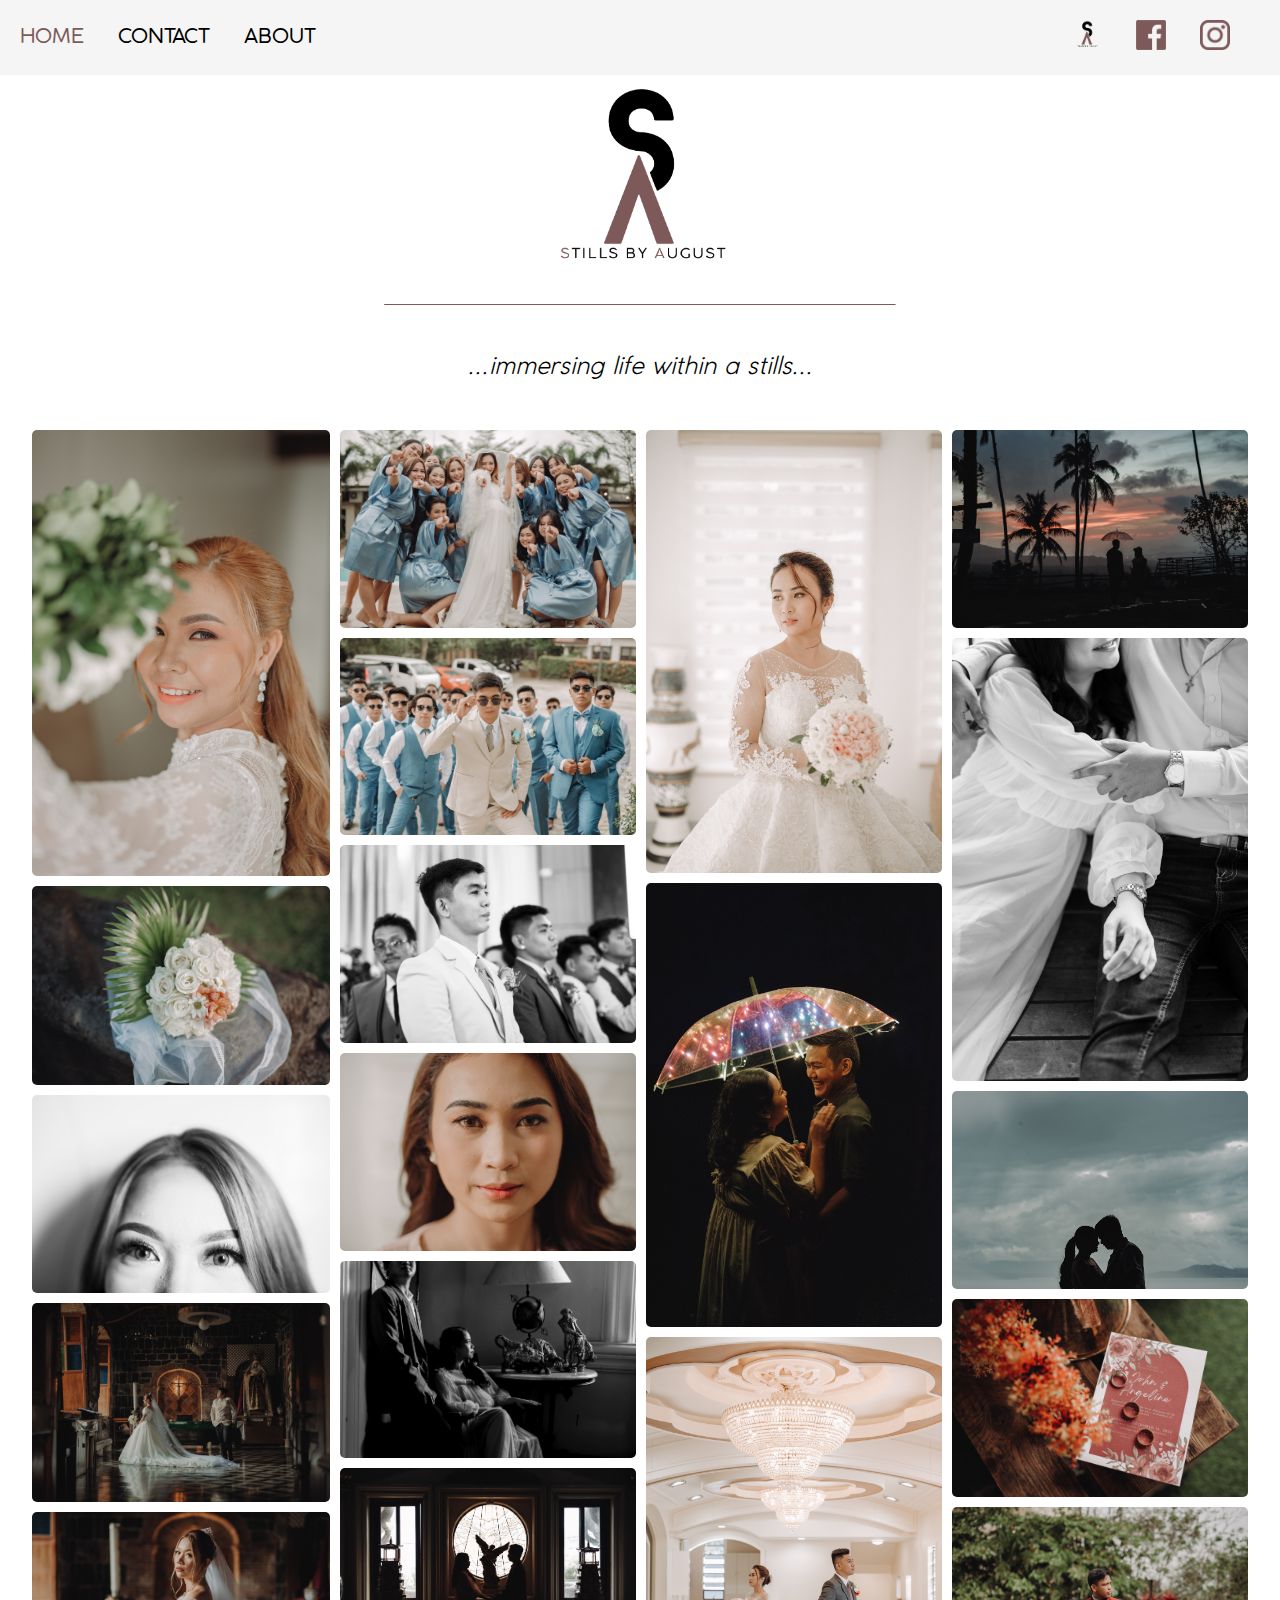
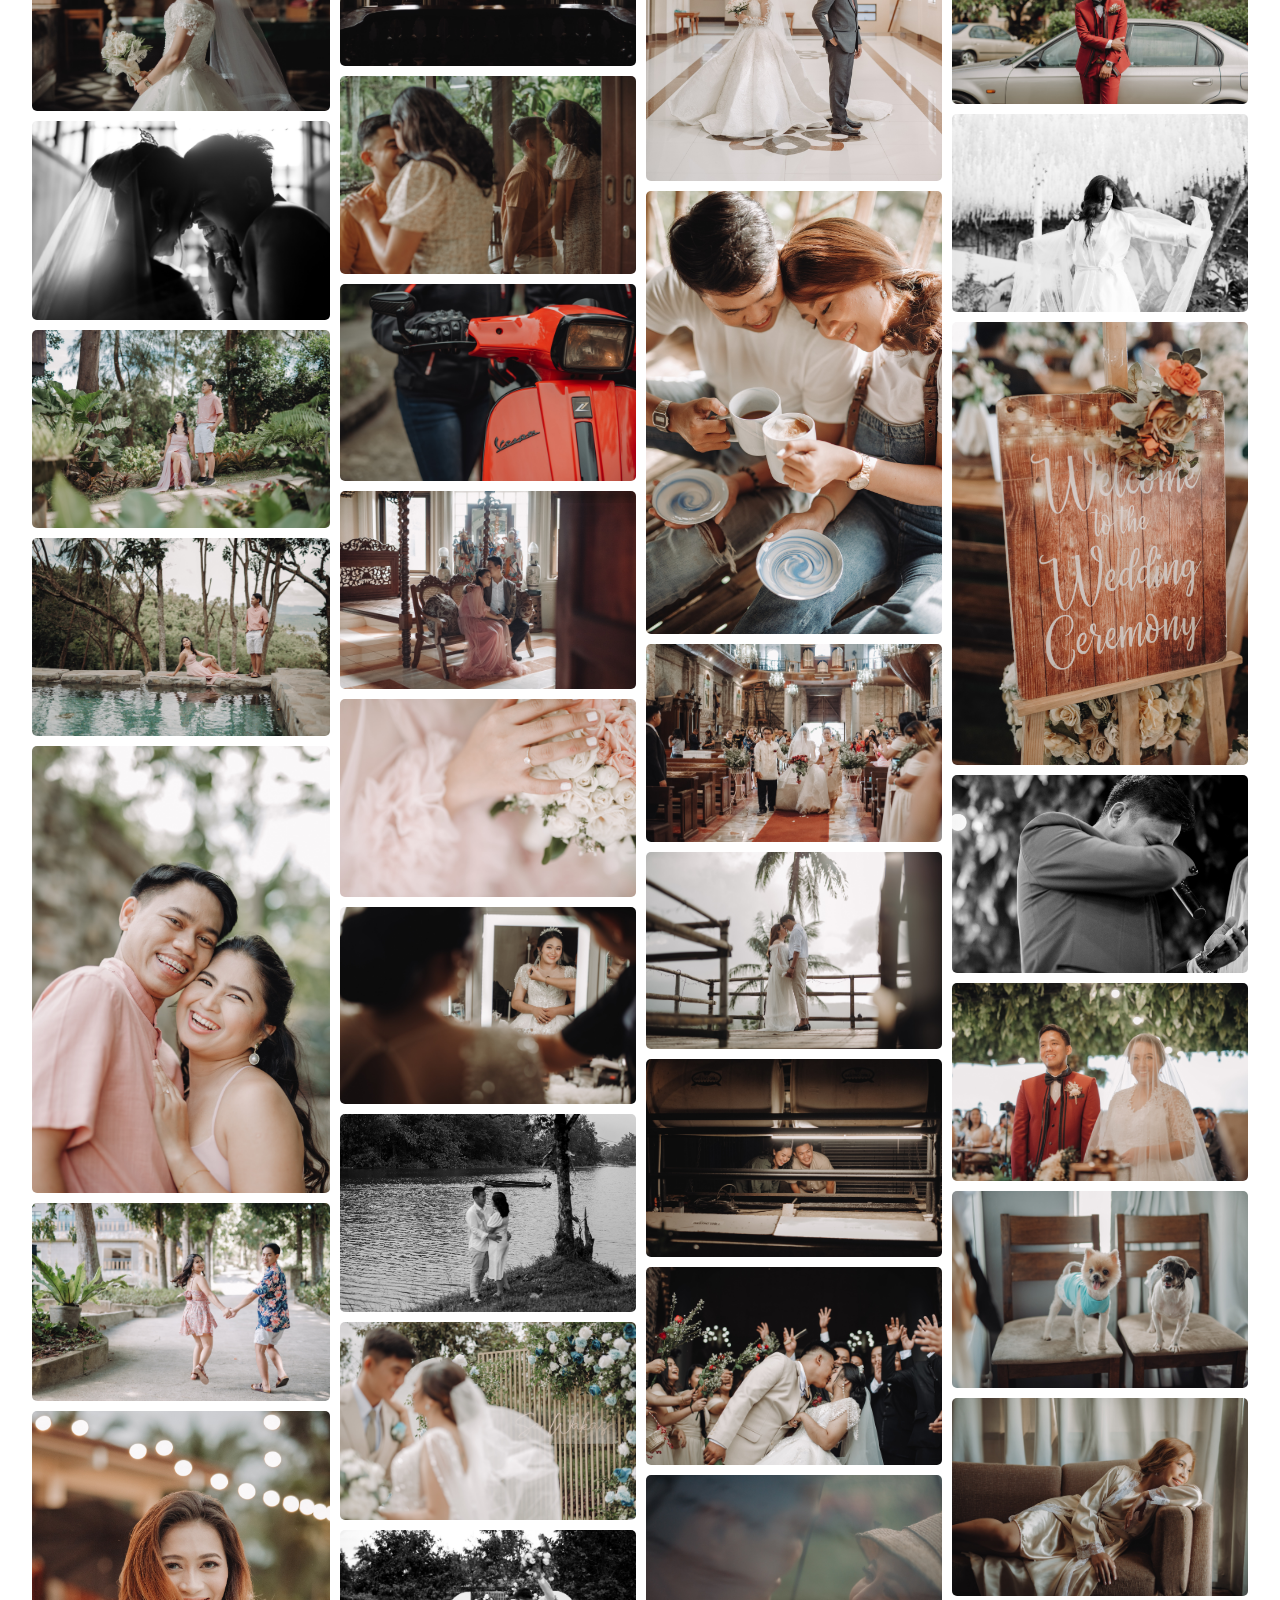
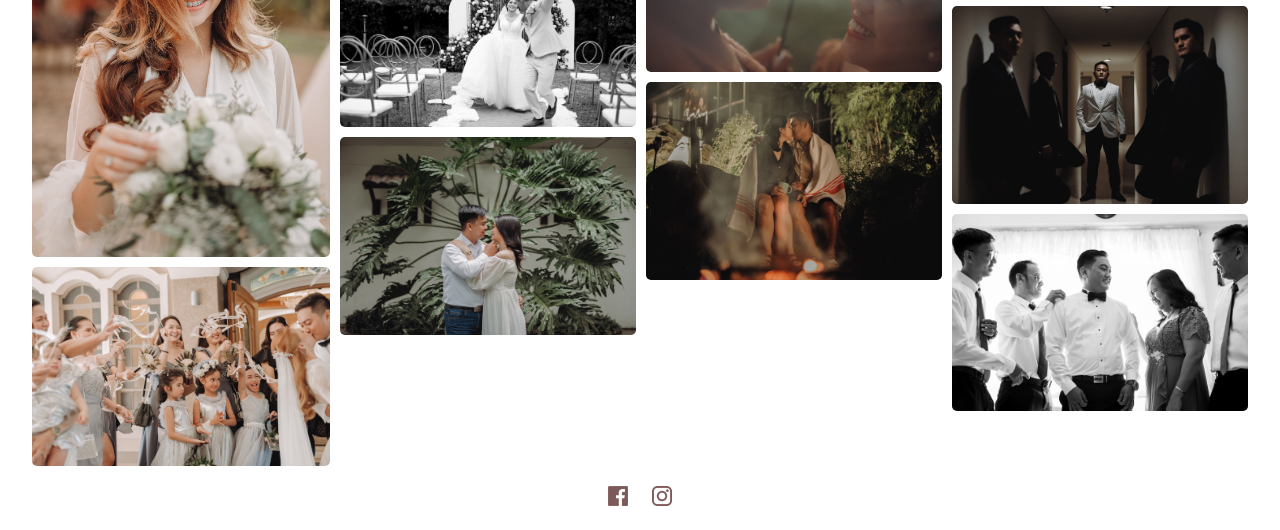
<file: index.html>
<!DOCTYPE html>
<html lang="en">
<head>
    <meta charset="UTF-8">
    <meta http-equiv="X-UA-Compatible" content="IE=edge">
    <meta name="viewport" content="width=device-width, initial-scale=1.0">
    <title>Stills by August</title>
    <link rel="stylesheet" href="style.css">
    <link rel="icon" href="images/tablogo.png">
</head>
<body>
    <!--code starts here-->
    <div class="menubtn">
        <div class="bar1"></div>
        <div class="bar2"></div>
        <div class="bar3"></div>
    </div>
    <div class="top">
        <div class="textmenu">
            <a href="index.html" style="color: #7d5959;">HOME</a><br><br><br>
            <a href="contact.html">CONTACT</a><br><br><br>
            <a href="about.html">ABOUT</a>
        </div>
        <div class="logomenu">
            <a href="" class="toplogo"><img src="images/logo.png" style="border-radius: 50% ;" alt=""></a><br><br><br>
            <a href="https://www.facebook.com/stillsbyaugust" target="_blank"><img src="images/fblogo.png" alt=""></a><br><br><br>
            <a href="https://www.instagram.com/stillsbyaugust/" target="_blank"><img src="images/iglogo.png" alt=""></a>
        </div>
    </div>
    <div class="topphone">
        <div class="textmenu">
            <a href="index.html" style="color: #7d5959;">HOME</a><br><br><br>
            <a href="contact.html">CONTACT</a><br><br><br>
            <a href="about.html">ABOUT</a>
        </div>
        <div class="logomenu">
            <a href="" class="toplogo"><img src="images/logo.png" style="border-radius: 50% ;" alt=""></a><br><br><br>
            <a href="https://www.facebook.com/stillsbyaugust" target="_blank"><img src="images/fblogo.png" alt=""></a><br><br><br>
            <a href="https://www.instagram.com/stillsbyaugust/" target="_blank"><img src="images/iglogo.png" alt=""></a>
        </div>
    </div>
    <div class="mainlogo">
        <img src="images/logo.png" alt="">
    </div>
    <hr style="width: 40%; margin-left: auto; margin-right: auto; margin-bottom: 30px;">
    <div class="immerse">...immersing life within a stills...</div>
    <div class="gallery">
        <div class="column1">
            <div class="column2">
                <img id="sampleshot" src="images/49.jpg" loading="lazy" alt="">
                <img id="sampleshot" src="images/3.jpg" loading="lazy" alt="">
                <img id="sampleshot" src="images/4.jpg" loading="lazy" alt="">
                <img id="sampleshot" src="images/5.jpg" loading="lazy" alt="">
                <img id="sampleshot" src="images/6.jpg" loading="lazy" alt="">
                <img id="sampleshot" src="images/7.jpg" loading="lazy" alt="">
                <img id="sampleshot" src="images/8.jpg" loading="lazy" alt="">
                <img id="sampleshot" src="images/9.jpg" loading="lazy" alt="">
                <img id="sampleshot" src="images/10.jpg" loading="lazy" alt="">
                <img id="sampleshot" src="images/11.jpg" loading="lazy" alt="">
                <img id="sampleshot" src="images/12.jpg" loading="lazy" alt="">
                <img id="sampleshot" src="images/50.jpg" loading="lazy" alt="">
            </div>
            <div class="column2">
                <img id="sampleshot" src="images/13.jpg" loading="lazy" alt="">
                <img id="sampleshot" src="images/14.jpg" loading="lazy" alt="">
                <img id="sampleshot" src="images/15.jpg" loading="lazy" alt="">
                <img id="sampleshot" src="images/16.jpg" loading="lazy" alt="">
                <img id="sampleshot" src="images/17.jpg" loading="lazy" alt="">
                <img id="sampleshot" src="images/18.jpg" loading="lazy" alt="">
                <img id="sampleshot" src="images/1.jpg" loading="lazy" alt="">
                <img id="sampleshot" src="images/2.jpg" loading="lazy" alt="">
                <img id="sampleshot" src="images/19.jpg" loading="lazy" alt="">
                <img id="sampleshot" src="images/20.jpg" loading="lazy" alt="">
                <img id="sampleshot" src="images/25.jpg" loading="lazy" alt="">
                <img id="sampleshot" src="images/21.jpg" loading="lazy" alt="">
                <img id="sampleshot" src="images/22.jpg" loading="lazy" alt="">
                <img id="sampleshot" src="images/24.jpg" loading="lazy" alt="">
                <img id="sampleshot" src="images/36.jpg" loading="lazy" alt="">
            </div>
        </div>
        <div class="column1">
            <div class="column2">
                <img id="sampleshot" src="images/23.jpg" loading="lazy" alt="">
                <img id="sampleshot" src="images/26.jpg" loading="lazy" alt="">
                <img id="sampleshot" src="images/27.jpg" loading="lazy" alt="">
                <img id="sampleshot" src="images/28.jpg" loading="lazy" alt="">
                <img id="sampleshot" src="images/29.jpg" loading="lazy" alt="">
                <img id="sampleshot" src="images/30.jpg" loading="lazy" alt="">
                <img id="sampleshot" src="images/31.jpg" loading="lazy" alt="">
                <img id="sampleshot" src="images/32.jpg" loading="lazy" alt="">
                <img id="sampleshot" src="images/33.jpg" loading="lazy" alt="">
                <img id="sampleshot" src="images/35.jpg" loading="lazy" alt="">
            </div>
            <div class="column2">
                <img id="sampleshot" src="images/34.jpg" loading="lazy" alt="">
                <img id="sampleshot" src="images/37.jpg" loading="lazy" alt="">
                <img id="sampleshot" src="images/38.jpg" loading="lazy" alt="">
                <img id="sampleshot" src="images/39.jpg" loading="lazy" alt="">
                <img id="sampleshot" src="images/40.jpg" loading="lazy" alt="">
                <img id="sampleshot" src="images/41.jpg" loading="lazy" alt="">
                <img id="sampleshot" src="images/42.jpg" loading="lazy" alt="">
                <img id="sampleshot" src="images/43.jpg" loading="lazy" alt="">
                <img id="sampleshot" src="images/44.jpg" loading="lazy" alt="">
                <img id="sampleshot" src="images/45.jpg" loading="lazy" alt="">
                <img id="sampleshot" src="images/46.jpg" loading="lazy" alt="">
                <img id="sampleshot" src="images/47.jpg" loading="lazy" loading="lazy" alt="">
                <img id="sampleshot" src="images/48.jpg" loading="lazy" loading="lazy" alt="">    
            </div>
        </div>
    </div>
    <div class="popupImg">
        <span>&times;</span>
        <img src="images/sampleshotsL.jpg" loading="lazy" alt="">
    </div>
    <div class="foot">
        <a href="https://www.facebook.com/stillsbyaugust" target="_blank"><img src="images/fblogo.png" alt=""></a>
        <a href="https://www.instagram.com/stillsbyaugust" target="_blank"><img src="images/iglogo.png" alt=""></a>
    </div>
    <button onclick="topFunction()" id="toTop">&#8593</button>
    <script src="script.js"></script>
</body>
</html>
</file>
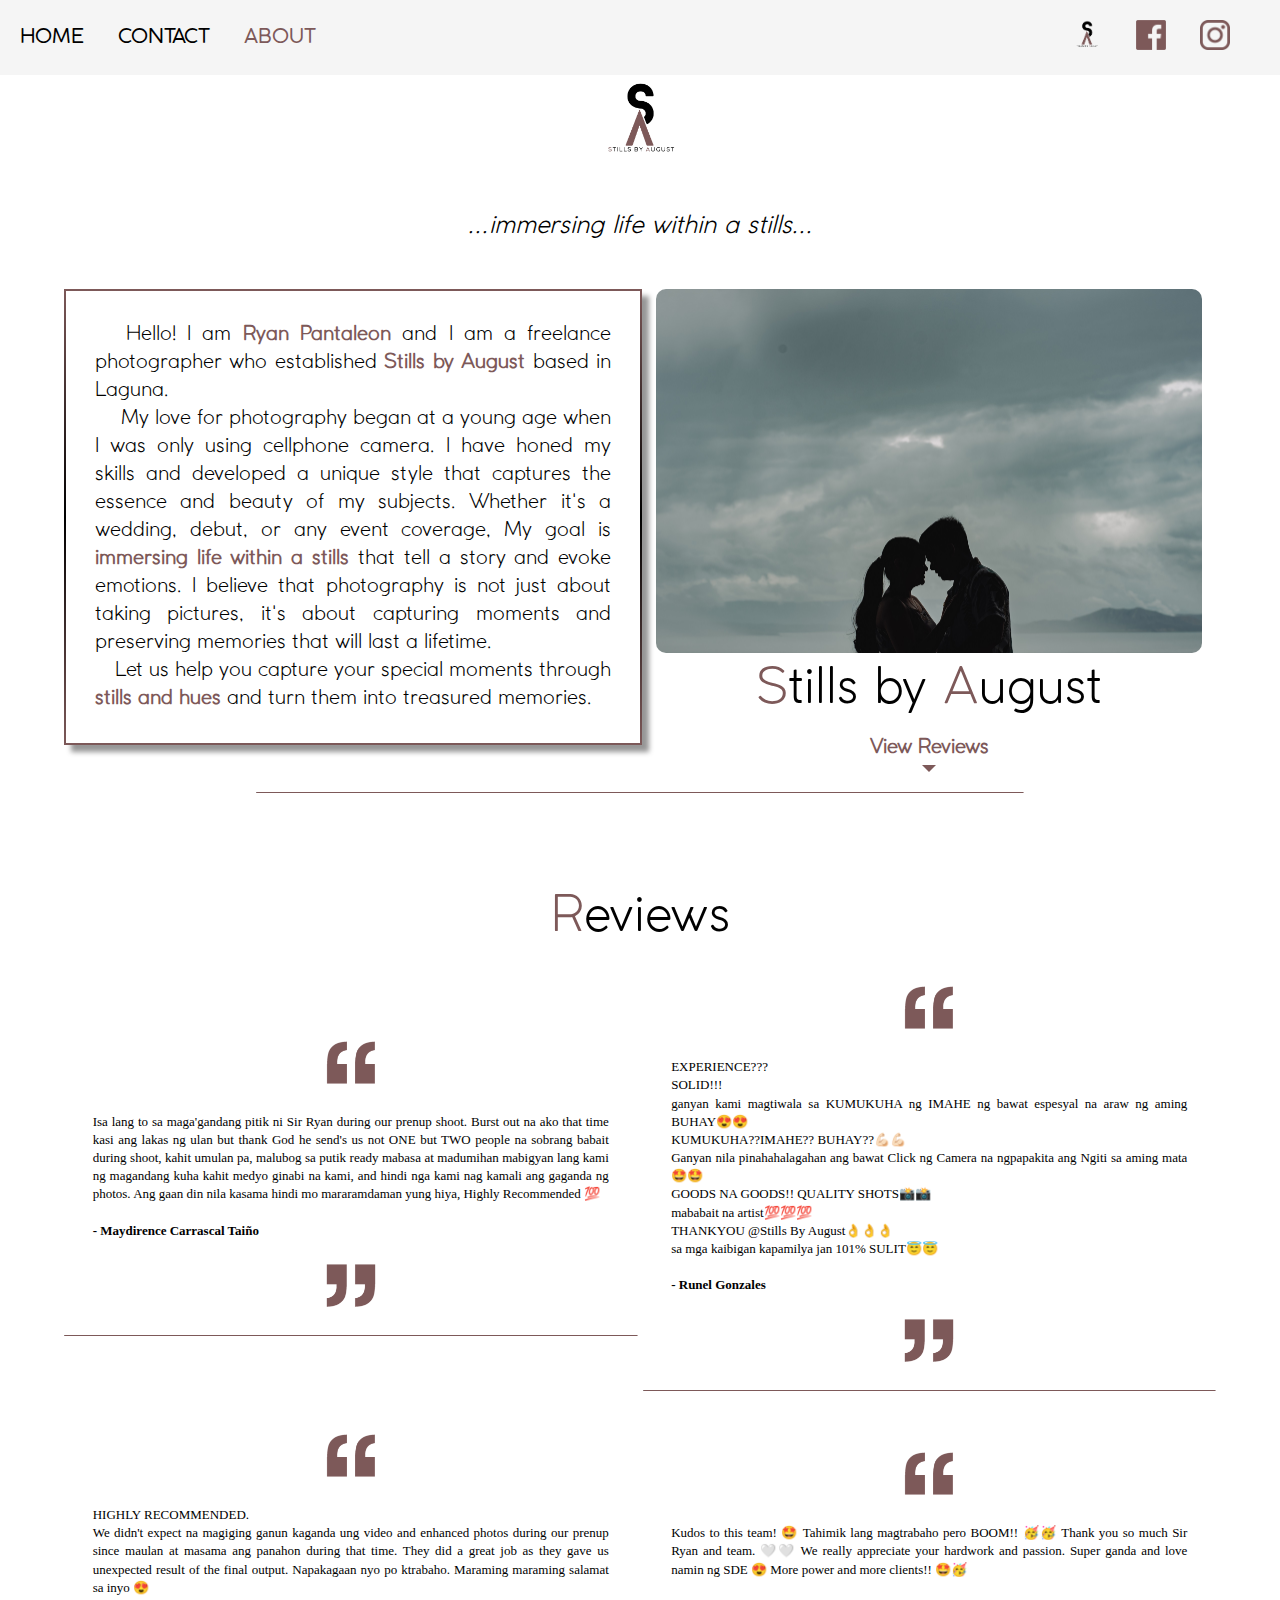
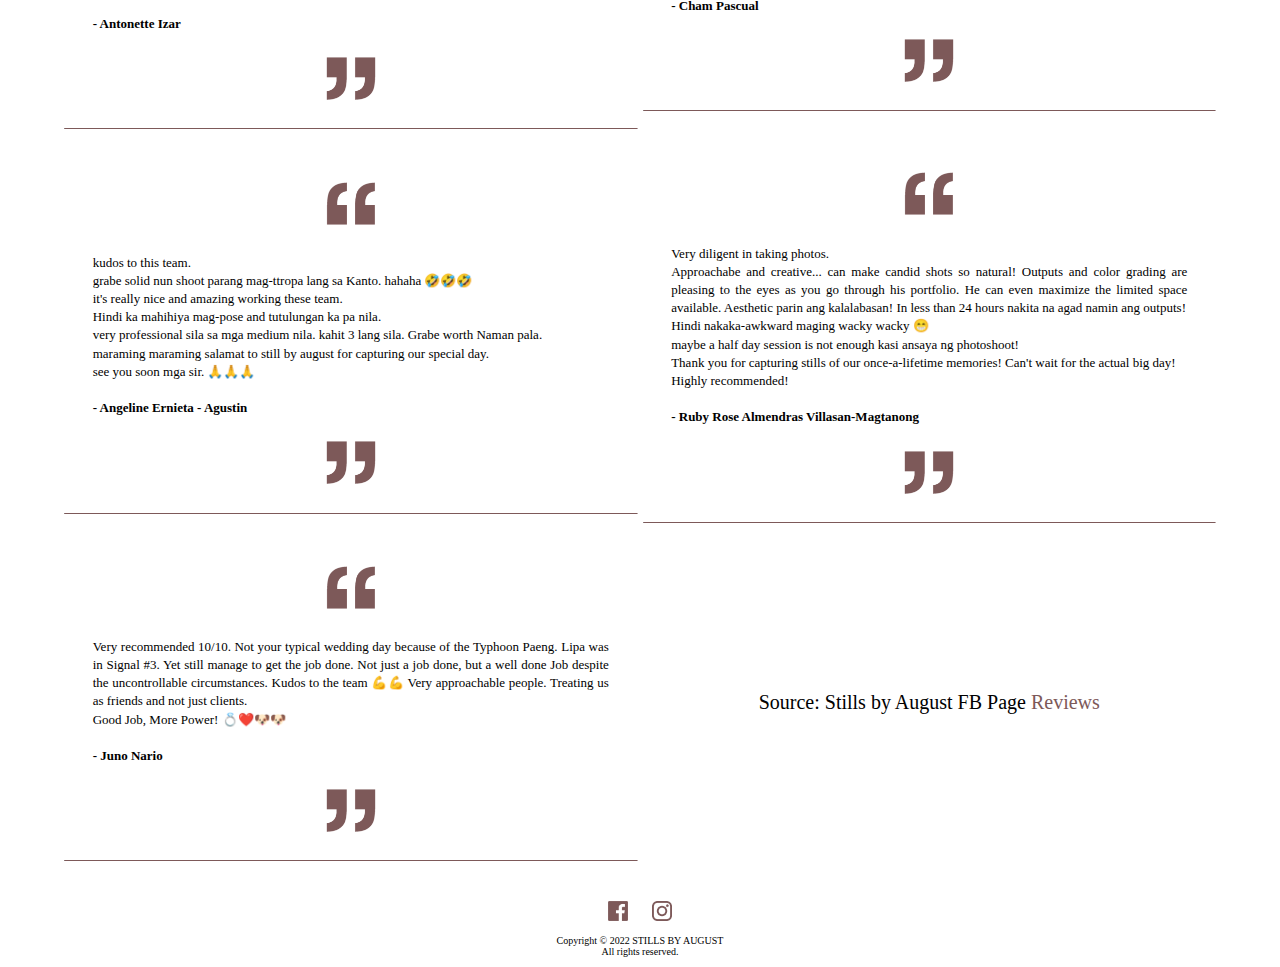
<file: about.html>
<!DOCTYPE html>
<html lang="en">
<head>
    <meta charset="UTF-8">
    <meta http-equiv="X-UA-Compatible" content="IE=edge">
    <meta name="viewport" content="width=device-width, initial-scale=1.0">
    <title>Stills by August</title>
    <link rel="stylesheet" href="style.css">
    <link rel="icon" href="images/tablogo.png">
</head>
<body>
    <div class="menubtn">
        <div class="bar1"></div>
        <div class="bar2"></div>
        <div class="bar3"></div>
    </div>
    <div class="top">
        <div class="textmenu">
            <a href="index.html">HOME</a><br><br><br>
            <a href="contact.html">CONTACT</a><br><br><br>
            <a href="about.html" style="color: #7d5959;">ABOUT</a>
        </div>
        <div class="logomenu">
            <a href="" class="toplogo"><img src="images/logo.png" style="border-radius: 50% ;" alt=""></a><br><br><br>
            <a href="https://www.facebook.com/stillsbyaugust" target="_blank"><img src="images/fblogo.png" alt=""></a><br><br><br>
            <a href="https://www.instagram.com/stillsbyaugust/" target="_blank"><img src="images/iglogo.png" alt=""></a>
        </div>
    </div>
    <div class="topphone">
        <div class="textmenu">
            <a href="index.html">HOME</a><br><br><br>
            <a href="contact.html">CONTACT</a><br><br><br>
            <a href="about.html" style="color: #7d5959;">ABOUT</a>
        </div>
        <div class="logomenu">
            <a href="" class="toplogo"><img src="images/logo.png" style="border-radius: 50% ;" alt=""></a><br><br><br>
            <a href="https://www.facebook.com/stillsbyaugust" target="_blank"><img src="images/fblogo.png" alt=""></a><br><br><br>
            <a href="https://www.instagram.com/stillsbyaugust/" target="_blank"><img src="images/iglogo.png" alt=""></a>
        </div>
    </div>
    <div class="mainlogo3">
        <img src="images/logo.png" alt="">
    </div>
    <div class="immerse">...immersing life within a stills...</div>
    <div class="stills">
        <div class="head">
            <div class="bgstills"><img src="images/38.jpg" alt=""></div>
            <span>S</span>tills by <span>A</span>ugust <br>
            <a href="#REVIEWS"><strong>View Reviews</strong></a>
            <div class="inverted"></div>
        </div>
        <div class="aboutDesc">
            <div class="aboutContent">
                <p>
                    &emsp; Hello! I am  
                    <a href="https://www.facebook.com/ryan.pantaleon02" target="_blank">Ryan Pantaleon</a>
                    and I am a freelance photographer who established
                    <a href="https://www.facebook.com/stillsbyaugust" target="_blank">Stills by August</a> 
                    based in Laguna. <br>
                    &emsp; My love for photography began at a young age when I was only using cellphone camera.
                    I have honed my skills and developed a unique style that captures the essence and beauty of my subjects.
                    Whether it's a wedding, debut, or any event coverage,  My goal is <span><strong>immersing life within a stills</strong></span> that tell a story and evoke emotions.
                    I believe that photography is not just about taking pictures, it's about capturing moments and preserving memories that will last a lifetime.
                    <br>&emsp;Let us help you capture your special moments through <strong><span>stills and hues</span></strong> and turn them into treasured memories.
                </p>
            </div>
        </div>
    </div>
    <hr style="width:60%; margin-left: auto; margin-right: auto; margin-top: 20px; margin-bottom: 50px;">
    <div id="REVIEWS" class="reviews">
        <div class="head"><span style="color: #7d5959;">R</span>eviews</div>
        <div class="reviewContent">
            <div class="quote">
                <p style="text-align: center;"><img src="images/open_quote.png" alt=""></p>
                <p>
                    Isa lang to sa maga'gandang pitik ni Sir Ryan during our prenup shoot.
                    Burst out na ako that time kasi ang lakas ng ulan but thank God he send's us not ONE
                    but TWO people na sobrang babait during shoot, kahit umulan pa,
                    malubog sa putik ready mabasa at madumihan mabigyan lang kami ng magandang kuha
                    kahit medyo ginabi na kami, and hindi nga kami nag kamali ang gaganda ng photos.
                    Ang gaan din nila kasama hindi mo mararamdaman yung hiya, Highly Recommended 💯 <br><br>
                    <strong>- Maydirence Carrascal Taiño</strong>
                </p>
                <p style="text-align: center;"><img src="images/close_quote.png" alt=""></p>
                <hr>
            </div>
            <div class="quote">
                <p style="text-align: center;"><img src="images/open_quote.png" alt=""></p>
                <p>
                    EXPERIENCE???
                    <br>SOLID!!! 
                    <br>ganyan kami magtiwala sa KUMUKUHA ng IMAHE ng bawat espesyal na araw ng aming BUHAY😍😍
                    <br>KUMUKUHA??IMAHE?? BUHAY??💪🏻💪🏻
                    <br>Ganyan nila pinahahalagahan ang bawat Click ng Camera na ngpapakita ang Ngiti sa aming mata🤩🤩
                    <br>GOODS NA GOODS!! QUALITY SHOTS📸📸
                    <br>mababait na artist💯💯💯
                    <br>THANKYOU @Stills By August👌👌👌
                    <br>sa mga kaibigan kapamilya jan 101% SULIT😇😇
                    <br><br>
                    <strong>- Runel Gonzales</strong> 
                </p>
                <p style="text-align: center;"><img src="images/close_quote.png" alt=""></p>
                <hr>
            </div>
        </div>
        <div class="reviewContent">
            <div class="quote">
                <p style="text-align: center;"><img src="images/open_quote.png" alt=""></p>
                <p>
                    HIGHLY RECOMMENDED. <br>
                    We didn't expect na magiging ganun kaganda ung video and enhanced photos 
                    during our prenup since maulan at masama ang panahon during that time. 
                    They did a great job as they gave us unexpected result of the final output. 
                    Napakagaan nyo po ktrabaho.   Maraming maraming salamat sa inyo 😍
                    <br><br>
                    <strong>- Antonette Izar</strong>
                </p>
                <p style="text-align: center;"><img src="images/close_quote.png" alt=""></p>
                <hr>
            </div>
            <div class="quote">
                <p style="text-align: center;"><img src="images/open_quote.png" alt=""></p>
                <p>
                    Kudos to this team! 🤩 Tahimik lang magtrabaho pero BOOM!! 🥳🥳 
                    Thank you so much Sir Ryan and team. 🤍🤍 
                    We really appreciate your hardwork and passion. 
                    Super ganda and love namin ng SDE 😍 
                    More power and more clients!! 🤩🥳 <br><br>
                    <strong>- Cham Pascual</strong>
                </p>
                <p style="text-align: center;"><img src="images/close_quote.png" alt=""></p>
                <hr>
            </div>
        </div>
        <div class="reviewContent">
            <div class="quote">
                <p style="text-align: center;"><img src="images/open_quote.png" alt=""></p>
                <p>
                    kudos to this team. <br>
                    grabe solid nun shoot parang mag-ttropa lang sa Kanto. hahaha 🤣🤣🤣 <br>
                    it's really nice and amazing working these team. <br>
                    Hindi ka mahihiya mag-pose and tutulungan ka pa nila. <br>
                    very professional sila sa mga medium nila. kahit 3 lang sila. Grabe worth Naman pala. <br>
                    maraming maraming salamat to still by august for capturing our special day. <br>
                    see you soon mga sir. 🙏🙏🙏 <br><br>
                    <strong>- Angeline Ernieta - Agustin</strong>
                </p>
                <p style="text-align: center;"><img src="images/close_quote.png" alt=""></p>
                <hr>
            </div>
            <div class="quote">
                <p style="text-align: center;"><img src="images/open_quote.png" alt=""></p>
                <p>
                    Very diligent in taking photos. 
                    <br>Approachabe and creative... can make candid shots so natural! Outputs and color grading are pleasing to the eyes as you go through his portfolio.
                    He can even maximize the limited space available. Aesthetic parin ang kalalabasan! In less than 24 hours nakita na agad namin ang outputs! 
                    <br>Hindi nakaka-awkward maging wacky wacky 😁
                    <br>maybe a half day session is not enough kasi ansaya ng photoshoot!
                    <br>Thank you for capturing stills of our once-a-lifetime memories! Can't wait for the actual big day! 
                    <br>Highly recommended!
                    <br><br>
                    <strong>- Ruby Rose Almendras Villasan-Magtanong</strong>
                </p>
                <p style="text-align: center;"><img src="images/close_quote.png" alt=""></p>
                <hr>
            </div>
        </div>
        <div class="reviewContent">
            <div class="quote">
                <p style="text-align: center;"><img src="images/open_quote.png" alt=""></p>
                <p>
                    Very recommended 10/10.
                    Not your typical wedding day because of the Typhoon Paeng.
                    Lipa was in Signal #3.
                    Yet still manage to get the job done.
                    Not just a job done, but a well done Job despite the uncontrollable circumstances.
                    Kudos to the team 💪💪 Very approachable people.
                    Treating us as friends and not just clients.<br> 
                    Good Job, More Power! 💍❤️🐶🐶 <br><br>
                    <strong>- Juno Nario</strong>
                </p>
                <p style="text-align: center;"><img src="images/close_quote.png" alt=""></p>
                <hr>
            </div>
            <div class="quote">
                <p style="text-align: center; font-size: 20px;">
                    Source: Stills by August FB Page <a href="https://www.facebook.com/stillsbyaugust/reviews" target="_blank">Reviews</a>
                </p>
            </div>
        </div>
    </div>

    <div class="foot">
        <a href="https://www.facebook.com/stillsbyaugust" target="_blank"><img src="images/fblogo.png" alt=""></a>
        <a href="https://www.instagram.com/stillsbyaugust" target="_blank"><img src="images/iglogo.png" alt=""></a>
        <p class="footnote">Copyright &#169; 2022 STILLS BY AUGUST</p>
        <p class="footnote">All rights reserved.</p>
    </div>
    <button onclick="topFunction()" id="toTop">&#8593</button>
    <script src="script.js"></script>
</body>
</html>
</file>
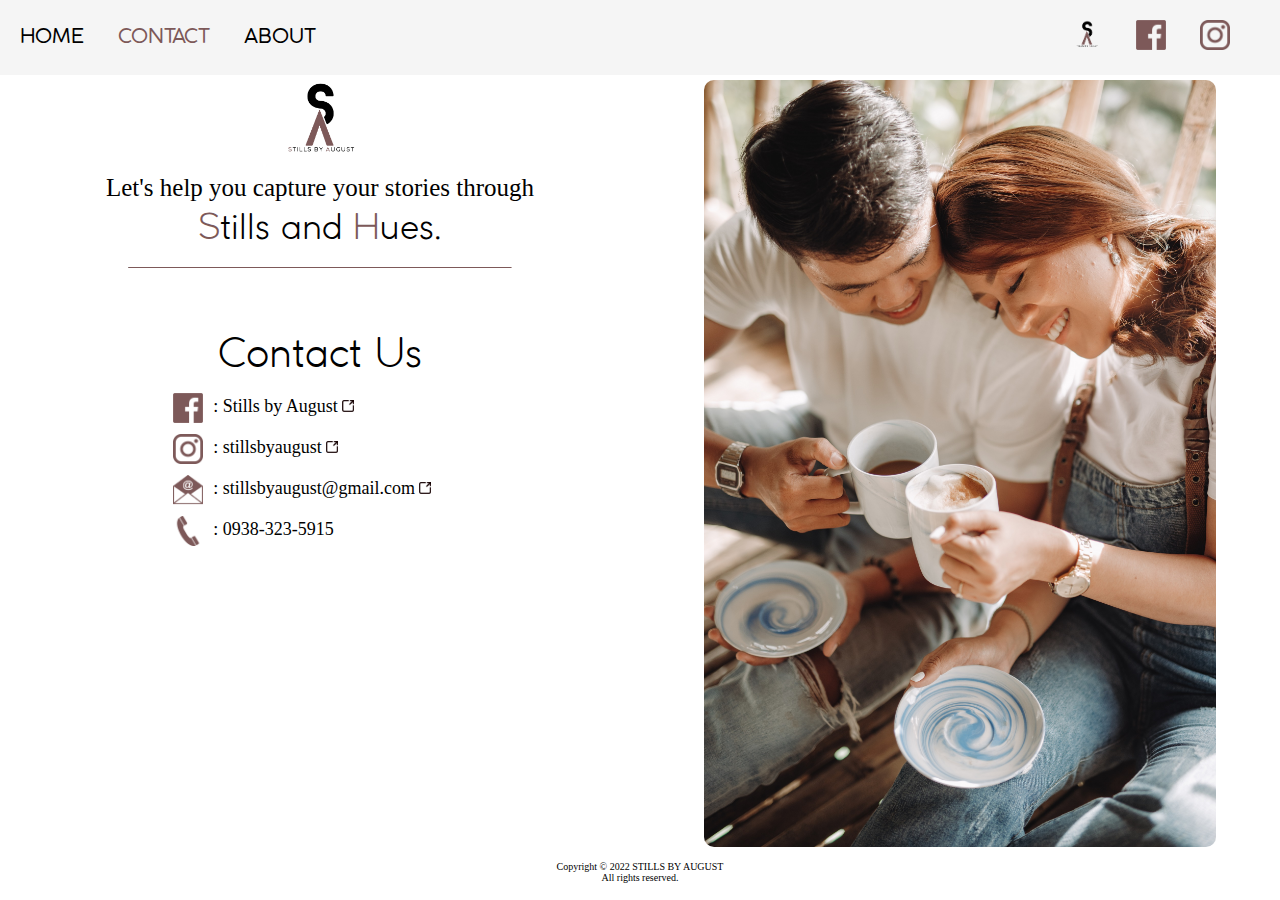
<file: contact.html>
<!DOCTYPE html>
<html lang="en">
<head>
    <meta charset="UTF-8">
    <meta http-equiv="X-UA-Compatible" content="IE=edge">
    <meta name="viewport" content="width=device-width, initial-scale=1.0">
    <title>Stills by August</title>
    <link rel="stylesheet" href="style.css">
    <link rel="icon" href="images/tablogo.png">
</head>
<body>
    <div class="menubtn">
        <div class="bar1"></div>
        <div class="bar2"></div>
        <div class="bar3"></div>
    </div>
    <div class="top">
        <div class="textmenu">
            <a href="index.html">HOME</a><br><br><br>
            <a href="contact.html" style="color: #7d5959;">CONTACT</a><br><br><br>
            <a href="about.html">ABOUT</a>
        </div>
        <div class="logomenu">
            <a href="" class="toplogo"><img src="images/logo.png" style="border-radius: 50% ;" alt=""></a><br><br><br>
            <a href="https://www.facebook.com/stillsbyaugust" target="_blank"><img src="images/fblogo.png" alt=""></a><br><br><br>
            <a href="https://www.instagram.com/stillsbyaugust/" target="_blank"><img src="images/iglogo.png" alt=""></a>
        </div>
    </div>

    <div class="topphone">
        <div class="textmenu">
            <a href="index.html">HOME</a><br><br><br>
            <a href="contact.html" style="color: #7d5959;">CONTACT</a><br><br><br>
            <a href="about.html">ABOUT</a>
        </div>
        <div class="logomenu">
            <a href="" class="toplogo"><img src="images/logo.png" style="border-radius: 50% ;" alt=""></a><br><br><br>
            <a href="https://www.facebook.com/stillsbyaugust" target="_blank"><img src="images/fblogo.png" alt=""></a><br><br><br>
            <a href="https://www.instagram.com/stillsbyaugust/" target="_blank"><img src="images/iglogo.png" alt=""></a>
        </div>
    </div>
    <div class="content">
        <div class="lets">
            <div class="mainlogo2">
                <img src="images/logo.png" alt="">
            </div>
            <p class="topP">Let's help you capture your stories through</p>
            <p class="topP" style="font-family: CocoGothicLight; font-size: 35px;"><span>S</span>tills and <span>H</span>ues.</p>
            <hr>
            <div class="letsPic"><img src="images/28.jpg" alt=""></div>
            <br>
            <div class="contactUs">
                Contact Us
            </div>
            <div class="contacts">
                <div class="contactType">
                    <a href="https://www.facebook.com/stillsbyaugust" target="_blank"><img src="images/fblogo.png" alt=""></a>
                </div>
                <div class="contactInfo">
                    : <a href="https://www.facebook.com/stillsbyaugust" target="_blank">
                        Stills by August <img src="images/open_logo.png" style="height: 12px;" alt="">
                    </a>
                </div>
            </div>
            <div class="contacts">
                <div class="contactType">
                    <a href="https://www.instagram.com/stillsbyaugust/" target="_blank"><img src="images/iglogo.png" alt="">
                    </a></div>
                <div class="contactInfo">
                    : <a href="https://www.instagram.com/stillsbyaugust/" target="_blank">
                        stillsbyaugust <img src="images/open_logo.png" style="height: 12px;" alt=""></a>
                </div>
            </div>
            <div class="contacts">
                <div class="contactType">
                    <a href="mailto:stillsbyaugust@gmail.com"><img src="images/email.png" alt=""></a>
                </div>
                <div class="contactInfo">
                    : <a href="mailto:stillsbyaugust@gmail.com">stillsbyaugust@gmail.com <img src="images/open_logo.png" style="height: 12px;" alt=""></a>
                </div>
            </div>
            <div class="contacts">
                <div class="contactType"><img src="images/phone.png" alt=""></div>
                <div class="contactInfo">: 0938-323-5915</div>
            </div>
        </div>
        <div class="contactPic">
            <img src="images/28.jpg" alt="">
        </div>
    </div>
    <div class="foot">
        <p class="footnote">Copyright &#169; 2022 STILLS BY AUGUST</p>
        <p class="footnote">All rights reserved.</p>
    </div>
    <button onclick="topFunction()" id="toTop">&#8593</button>
    <script src="script.js"></script>
</body>
</html>
</file>
<file: style.css>
*{
    padding: 0;
    margin: 0;
    box-sizing: border-box;
    scroll-behavior: smooth;
    -webkit-tap-highlight-color: transparent;
}

hr {
    border-top: none;
    border-bottom: 1px solid #7d5959;
}

#toTop {
    display: none;
    position: fixed;
    bottom: 30px;
    right: 35px;
    z-index: 10;
    font-size: 20px;
    border: none;
    outline: none;
    background-color: #7d5959;
    color: white;
    cursor: pointer;
    border-radius: 50%;
    padding: 15px 22px;
    margin: auto;
    animation: fadeIn 0.5s;
    border: 1px solid #7d5959;
}

#toTop:hover {
    color: #7d5959;
    background-color: white;
}

.topphone {
    display: none;
}

.top {
    margin: auto;
    display: flex;
    width: 100%;
    padding: 20px;
    align-items: center;
    position: fixed;
    z-index: 1;
    background: #f5f5f5;
}

.top br {
    display: none;
}

.topphone a, .top a {
    text-decoration: none;
    font-size: 20px;
    font-family: CocoGothic;
    color: black;
    margin-right: 30px;
}

.top a:hover {
    color: #7d5959;
}

.top .textmenu, .topphone .textmenu {
    flex: 1;
    text-align: left;
}
.top .logomenu, .topphone .logomenu {
    flex: 1;
    text-align: right;
}

.top .logomenu img, .topphone .logomenu img {
    height: 30px;
}

.menubtn{
    cursor: pointer;
    display: none;
    margin: 25px 20px;
    padding: 10px;
    border-radius: 5px;
    background-color: rgba(212, 212, 212, 0.8);
}

.bar1, .bar2, .bar3 {
    width: 35px;
    height: 5px;
    background-color: #7d5959;
    margin: 6px 0;
    transition: 0.4s;
}
  
.change .bar1 {
    transform: translate(0, 11px) rotate(-45deg);
}
  
.change .bar2 {opacity: 0;}
  
.change .bar3 {
    transform: translate(0, -11px) rotate(45deg);
}


.mainlogo, .mainlogo2, .mainlogo3 {
    text-align: center;
    margin-bottom: 10px;
}

.mainlogo img {
    margin-top: 80px;
    margin-bottom: 10px;
    height: 200px;
    animation: fadeIn 1s;
}

.mainlogo2 img, .mainlogo3 img {
    height: 80px;
}

.mainlogo3 {
    padding-top: 80px;
}

.gallery {
    margin: auto;
    width: 95%;
    display: flex;
    flex-direction: row;
    gap: 10px;
    animation: fadeIn 2s;
}

.gallery img {
    width: 100%;
    border-radius: 5px;
    cursor: pointer;
    transition: 0.3s;
}

.gallery img:hover {
    opacity: 0.8;
    scale: 1.1;
}

.gallery .column1 {
    display: flex;
    gap: 10px;
}

.gallery .column2 {
    display: flex;
    flex-direction: column;
    gap: 10px;
}

.popupImg {
    position: fixed;
    top: 0;
    left: 0;
    background-color: rgb(125, 89, 89, 0.9);
    height: 100%;
    width: 100%;
    z-index: 99;
    display: none;
    margin: auto;
    animation-name: fade;
    animation-duration: 0.6s;
}

.popupImg span {
    position: absolute;
    background:none;
    top: 0;
    right: 20px;
    font-size: 50px;
    font-weight: bolder;
    color: #f5f5f5;
    cursor: pointer;
    z-index: 99;
}

.popupImg img {
    position: absolute;
    top:50%;
    left: 50%;
    height: 95%;
    transform: translate(-50%, -50%);   
}

/*CONTACT*/
.content {
    width: 100%;
    display: flex;
    padding-top: 80px;
    animation: fadeIn 1s;
}

.content .contactPic, .content .lets {
    flex: 1;
}

.content .contactPic {
    text-align: center;
}

.content .contactPic img {
    width: 80%;
    border-radius: 10px;
    animation: fadeIn 1s;
}

.content .lets .letsPic {
    display: none;
    text-align: center;
}

.content .lets .letsPic img {
    width: 70%;
    border-radius: 10px;
    animation: fadeIn 1s;
}

.content .lets .topP {
    margin: 10px auto;
    flex: 1;
    width: 90%;
    font-size: 25px;
    color: black;
    font-family: Verdana;
    text-align: center;
}

.content .lets .topP span {
    color: #7d5959;
}

.content .lets hr {
    margin-left: auto;
    margin-right: auto;
    width: 60%;
    margin-top: 20px;
    margin-bottom: 50px;
}

.content .lets .contactUs {
    text-align: center;
    font-size: 40px;
    font-family: CocoGothicLight;
    margin-bottom: 20px;
}

.content .lets .contacts{
    display: flex;
    margin: 10px 0px;
}

.content .lets .contacts .contactType {
    flex: 1;
    text-align: right;
}

.content .lets .contacts .contactType img {
    height: 30px;
    margin-right: 10px;
    margin-top: -3px;
}

.content .lets .contacts .contactInfo {
    flex: 2;
    font-family: Verdana;
    font-size: 18px;
}

.content .lets .contacts .contactInfo a {
    text-decoration: none;
    color: black;
}

.content .lets .contacts .contactInfo a:hover {
    color: #7d5959;
    text-decoration: underline;
}

/*ABOUT*/
.immerse {
    text-align: center;
    font-style: italic;
    font-size: 25px;
    font-family: CocoGothicLight;
    margin: 50px 0px;
}

.stills .head {
    font-size: 50px;
    font-family: CocoGothicLight;
    margin: 20px 0px;
    flex: 1;
}

.stills {
    display: flex;
    align-items: start;
}

.stills, .reviews {
    width: 90%;
    margin: auto;
    animation: fadeIn 1s;
}

.stills .head .bgstills {
    margin-left: auto;
    margin-right: auto;
    width: 95%;
}

.stills .head .bgstills img {
    width: 100%;
    border-radius: 10px;
}

.aboutDesc {
    flex: 1;
    order: 1;
    background: linear-gradient(to bottom, #7d5959, black, #7d5959);
    box-shadow: 7px 7px 5px rgb(151, 151, 151);
    padding: 2px;
}

.aboutDesc .aboutContent {
    background: white;
    font-size: 20px;
    font-family: CocoGothicLight;
    padding: 30px 0px;
    line-height: 1.4;
    text-align: justify;
}

.aboutDesc p, .reviewContent p {
    width: 90%;
    margin-left: auto;
    margin-right: auto;
}

.aboutDesc a {
    text-decoration: none;
    font-weight: bold;
    color: #7d5959;
}

.aboutDesc a:hover {
    text-decoration: underline;
}

.stills .head a {
    font-size: 20px;
    text-decoration: none;
    color: #7d5959;
    padding: 2px 2px;
}

.stills .head a:hover {
    text-decoration: underline;
}

.stills .head .inverted {
    width: 0;
	height: 0;
	border-left: 7px solid transparent;
	border-right: 7px solid transparent;
	border-top: 7px solid #7d5959;
    margin: auto;
}

.reviewContent {
    margin: auto;
    display: flex;
    gap: 5px;
    align-items: center;
}

.reviewContent .quote {
    flex: 1;
    font-size: 13px;
    font-family: Verdana;
    line-height: 1.4;
    margin-bottom: 20px;
    text-align: justify;
}

.reviewContent .quote img {
    height: 50px;
    margin: 20px 0px;
}

.reviewContent .quote a {
    text-decoration: none;
    color: #7d5959;
}

.reviewContent .quote a:hover {
    text-decoration: underline;
}

.stills span {
    color: #7d5959;
}

.stills .head {
    order: 2;
    margin: auto;
    text-align: center;
}

.reviews .head {
    text-align: center;
    margin: auto;
    font-size: 50px;
    font-family: CocoGothicLight;
    margin-bottom: 20px;
    margin-top: 100px;
}

.foot {
    width: 100%;
    text-align: center;
    margin: 10px 0px;
}

.foot img {
    height: 20px;
    margin: 10px;
}

.foot .footnote {
    font-family: Verdana;
    font-size: 10px;
}

@font-face {
    font-family: CocoGothic;
    src: url(fonts/Coco-Gothic-Regular-trial.ttf);
}

@font-face {
    font-family: CocoGothicLight;
    src: url(fonts/Coco-Gothic-Light-trial.ttf);
}

@keyframes fade {
    from {opacity: 0;} 
    to {opacity: 1;}
}

@keyframes fadeIn {
    from {
        opacity: 0;
        transform: rotateX(-10deg);
    }
    to {
        opacity: 1;
        transform: rotateX(0deg);
    }
}

@media only screen and (max-width: 768px){
    .immerse {
        font-size: 23px;
    }

    br {
        display: block;
    }

    .menubtn {
        display: block;
        position: fixed;
        z-index: 97;
    }

    .top, .topphone, .topphone .toplogo {
        display: none;
    }
    .topphone {
        position: fixed;
        height: 100%;
        width: 100%;
        border-radius: 10px;
        background-color: rgb(245, 245, 245, 0.9);
        z-index: 96;
        padding-top: 180px;
        animation-name: fade;
        animation-duration: 0.6s;
    }

    .topphone .textmenu, .topphone .logomenu {
        text-align: center;
        background: none;
    }

    .topphone .textmenu a, .topphone .logomenu a {
        text-align: center;
        background: none;
        font-size: 25px;
        margin-right: 0px;
    }

    .mainlogo img {
        height: 150px;
    }

    .column1 {
        flex-direction: column;
    }

    .popupImg img {
        height: auto;
        width: 95%;
    }

    .content {
        display: block;
    }

    .content .lets .letsPic {
        display: block;
    }

    .content .contactPic {
        display: none;
    }

    .content .lets .contacts .contactInfo {
        flex: 3;
        font-size: 15px;
    }

    .content .lets hr {
        margin-bottom: 20px;
    }

    .stills .head {
        font-size: 40px;
        margin-bottom: 30px;
    }

    .stills, .reviews, .reviewContent {
        display: block;
    }

    .aboutDesc .aboutContent {
        line-height: 1.2;
    }
}
</file>
